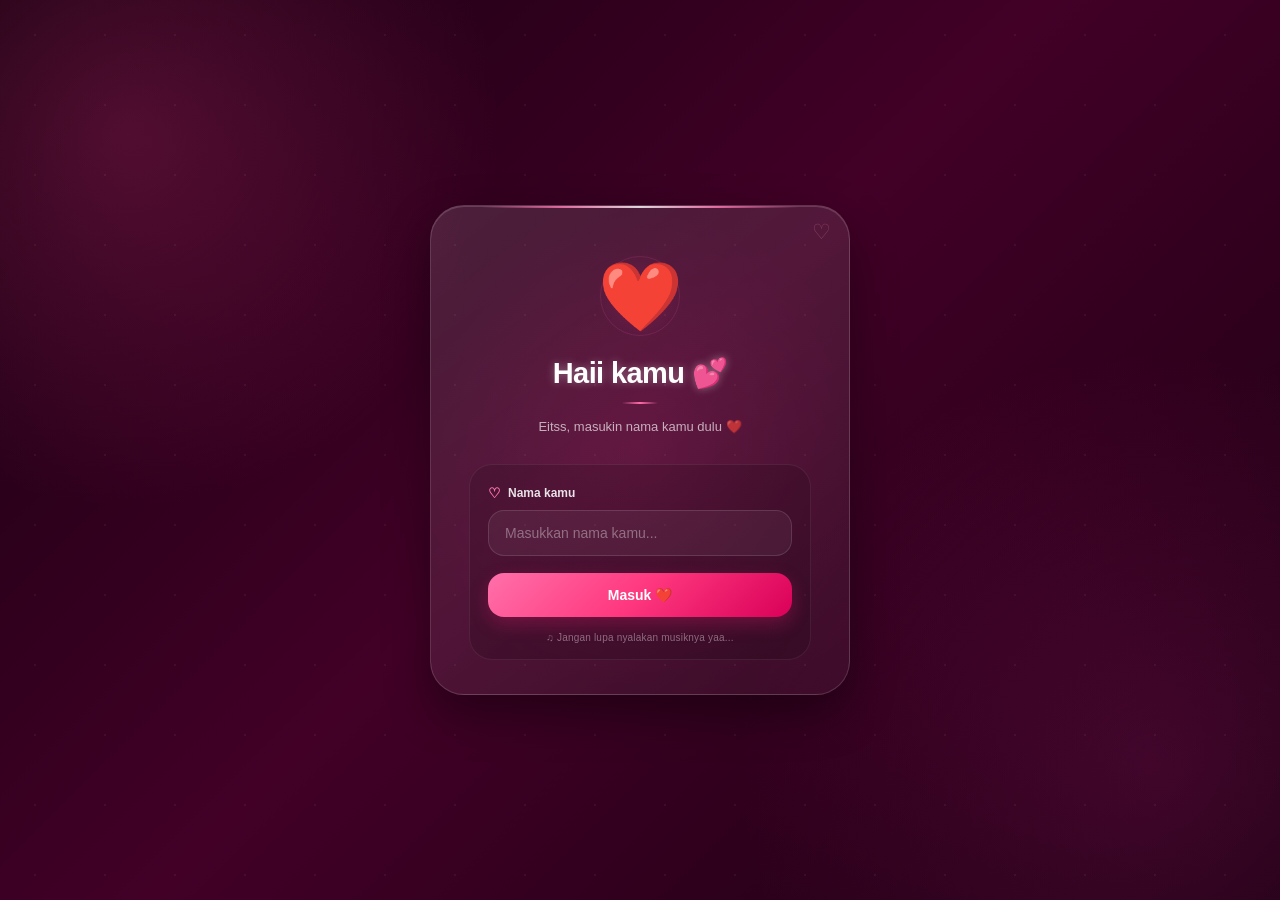
<file: index.html>
<!DOCTYPE html>
<html lang="id">

<head>
    <meta charset="UTF-8">
    <meta name="viewport" content="width=device-width, initial-scale=1.0">

    <title>for yaya ❤️</title>

    <style>
        * {
            margin: 0;
            padding: 0;
            box-sizing: border-box;
        }

        html,
        body {
            width: 100%;
            min-height: 100%;
        }

        body {
            min-height: 100vh;
            display: flex;
            align-items: center;
            justify-content: center;
            padding: 20px;
            position: relative;
            overflow: hidden;

            font-family: "DM Sans", Arial, sans-serif;

            background:
                radial-gradient(
                    circle at 10% 15%,
                    rgba(255, 60, 145, .22),
                    transparent 27%
                ),
                radial-gradient(
                    circle at 90% 85%,
                    rgba(190, 30, 130, .20),
                    transparent 30%
                ),
                linear-gradient(
                    135deg,
                    #16000f 0%,
                    #420027 48%,
                    #190010 100%
                );
        }

        body::before {
            content: "";

            position: absolute;
            inset: 0;

            background-image:
                radial-gradient(
                    circle,
                    rgba(255,255,255,.6) 1px,
                    transparent 1.5px
                );

            background-size: 70px 70px;

            opacity: .08;

            pointer-events: none;
        }

        body::after {
            content: "";

            position: absolute;

            width: 500px;
            height: 500px;

            border-radius: 50%;

            background:
                radial-gradient(
                    circle,
                    rgba(255, 35, 132, .10),
                    transparent 68%
                );

            pointer-events: none;
        }

        .heart {
            position: fixed;

            z-index: 1;

            color: #ff6ca8;

            font-size: 18px;

            opacity: 0;

            pointer-events: none;

            animation:
                float 10s linear infinite;
        }

        .heart:nth-of-type(1) {
            font-size: 14px;
        }

        .heart:nth-of-type(2) {
            font-size: 21px;
        }

        .heart:nth-of-type(3) {
            font-size: 16px;
        }

        .heart:nth-of-type(4) {
            font-size: 24px;
        }

        .heart:nth-of-type(5) {
            font-size: 17px;
        }

        .heart:nth-of-type(6) {
            font-size: 20px;
        }

        .heart:nth-of-type(7) {
            font-size: 15px;
        }

        @keyframes float {
            0% {
                transform:
                    translateY(110vh)
                    rotate(0deg)
                    scale(.7);

                opacity: 0;
            }

            15% {
                opacity: .5;
            }

            50% {
                transform:
                    translateY(45vh)
                    rotate(180deg)
                    scale(1);
            }

            85% {
                opacity: .4;
            }

            100% {
                transform:
                    translateY(-15vh)
                    rotate(360deg)
                    scale(.7);

                opacity: 0;
            }
        }

        .login-card {
            position: relative;

            z-index: 5;

            width: min(420px, 100%);

            padding: 46px 38px 34px;

            text-align: center;

            border:
                1px solid
                rgba(255,255,255,.15);

            border-radius: 34px;

            background:
                linear-gradient(
                    145deg,
                    rgba(255,255,255,.12),
                    rgba(255,255,255,.045)
                );

            box-shadow:
                0 18px 45px
                rgba(0,0,0,.4),

                inset 0 1px 0
                rgba(255,255,255,.15);

            overflow: hidden;

            animation:
                cardIn .6s
                ease-out;
        }

        .login-card::before {
            content: "";

            position: absolute;

            top: 0;
            left: 12%;

            width: 76%;
            height: 2px;

            background:
                linear-gradient(
                    90deg,
                    transparent,
                    rgba(255,120,180,.8),
                    rgba(255,255,255,.8),
                    rgba(255,120,180,.8),
                    transparent
                );

            pointer-events: none;
        }

        .login-card::after {
            content: "♡";

            position: absolute;

            top: 14px;
            right: 18px;

            color:
                rgba(255,140,190,.3);

            font-size: 21px;

            pointer-events: none;
        }

        @keyframes cardIn {
            from {
                opacity: 0;

                transform:
                    translateY(25px)
                    scale(.96);
            }

            to {
                opacity: 1;

                transform:
                    translateY(0)
                    scale(1);
            }
        }

        .heart-wrapper {
            position: relative;

            width: 88px;
            height: 88px;

            margin: 0 auto 16px;

            display: flex;

            align-items: center;

            justify-content: center;
        }

        .heart-wrapper::before {
            content: "";

            position: absolute;

            width: 90px;
            height: 90px;

            border-radius: 50%;

            background:
                radial-gradient(
                    circle,
                    rgba(255,60,145,.15),
                    transparent 68%
                );

            pointer-events: none;
        }

        .heart-wrapper::after {
            content: "";

            position: absolute;

            width: 78px;
            height: 78px;

            border-radius: 50%;

            border:
                1px solid
                rgba(255,110,175,.13);

            pointer-events: none;
        }

        .main-heart {
            position: relative;

            z-index: 2;

            display: block;

            font-size: 68px;

            line-height: 1;

            animation:
                heartbeat 2s ease-in-out infinite;
        }

        @keyframes heartbeat {
            0%,
            100% {
                transform: scale(1);
            }

            25% {
                transform: scale(1.05);
            }

            45% {
                transform: scale(1);
            }
        }

        h1 {
            color: white;

            font-size: 29px;

            font-weight: 700;

            letter-spacing: -.6px;

            margin-bottom: 8px;

            text-shadow:
                0 0 8px
                rgba(255,255,255,.35);
        }

        h1::after {
            content: "";

            display: block;

            width: 36px;
            height: 2px;

            margin: 12px auto 0;

            border-radius: 10px;

            background:
                linear-gradient(
                    90deg,
                    transparent,
                    #ff6ca8,
                    transparent
                );
        }

        .subtitle {
            color:
                rgba(255,255,255,.66);

            font-size: 13px;

            line-height: 1.7;

            margin-top: 12px;

            margin-bottom: 26px;
        }

        .login-card form {
            position: relative;

            z-index: 2;

            padding: 20px 18px 16px;

            border-radius: 23px;

            background:
                rgba(0,0,0,.12);

            border:
                1px solid
                rgba(255,255,255,.07);
        }

        .input-box {
            text-align: left;

            margin-bottom: 17px;
        }

        .input-box label {
            display: flex;

            align-items: center;

            gap: 7px;

            margin-bottom: 9px;

            color:
                rgba(255,255,255,.88);

            font-size: 12px;

            font-weight: 600;
        }

        .input-box label::before {
            content: "♡";

            color: #ff76ae;

            font-size: 14px;
        }

        input {
            width: 100%;

            padding: 14px 16px;

            border:
                1px solid
                rgba(255,255,255,.13);

            border-radius: 16px;

            outline: none;

            background:
                rgba(255,255,255,.05);

            color: white;

            font-family: inherit;

            font-size: 14px;

            transition:
                border-color .2s ease,
                background .2s ease;
        }

        input::placeholder {
            color:
                rgba(255,255,255,.36);
        }

        input:hover {
            border-color:
                rgba(255,255,255,.22);
        }

        input:focus {
            border-color:
                rgba(255,100,170,.7);

            background:
                rgba(255,255,255,.075);
        }

        button {
            position: relative;

            width: 100%;

            padding: 14px;

            border: none;

            border-radius: 16px;

            background:
                linear-gradient(
                    135deg,
                    #ff70aa,
                    #ff397f 48%,
                    #d90058
                );

            color: white;

            font-family: inherit;

            font-size: 14px;

            font-weight: 700;

            cursor: pointer;

            box-shadow:
                0 7px 18px
                rgba(255,30,120,.25);

            transition:
                transform .15s ease;
        }

        button:hover {
            transform:
                translateY(-1px);
        }

        button:active {
            transform:
                scale(.97);
        }

        .music-note {
            margin-top: 15px;

            color:
                rgba(255,255,255,.4);

            font-size: 10px;

            letter-spacing: .2px;
        }

        .error {
            display: none;

            margin-top: 11px;

            padding: 8px 10px;

            border-radius: 9px;

            color:
                #ffc0d7;

            background:
                rgba(255,70,140,.07);

            border:
                1px solid
                rgba(255,100,165,.1);

            font-size: 11px;
        }

        @media (max-width: 450px) {

            body {
                padding: 15px;
            }

            .login-card {
                width: 100%;

                padding: 38px 23px 29px;

                border-radius: 29px;
            }

            .heart-wrapper {
                width: 78px;
                height: 78px;

                margin-bottom: 13px;
            }

            .main-heart {
                font-size: 60px;
            }

            h1 {
                font-size: 25px;
            }

            .subtitle {
                font-size: 12px;

                margin-top: 10px;

                margin-bottom: 23px;
            }

            .login-card form {
                padding: 18px 15px 15px;

                border-radius: 20px;
            }

            input {
                padding: 13px 14px;
            }

            button {
                padding: 13px;
            }

            .music-note {
                font-size: 9px;
            }

            .heart:nth-of-type(1),
            .heart:nth-of-type(3),
            .heart:nth-of-type(5),
            .heart:nth-of-type(7) {
                display: none;
            }
        }

        @media (max-height: 650px) {

            .login-card {
                padding-top: 25px;
                padding-bottom: 23px;
            }

            .heart-wrapper {
                width: 68px;
                height: 68px;

                margin-bottom: 7px;
            }

            .main-heart {
                font-size: 50px;
            }

            h1 {
                font-size: 23px;
            }

            h1::after {
                margin-top: 8px;
            }

            .subtitle {
                margin-top: 7px;
                margin-bottom: 16px;
            }

            .input-box {
                margin-bottom: 12px;
            }

            input {
                padding: 11px 13px;
            }

            button {
                padding: 11px;
            }

            .music-note {
                margin-top: 9px;
            }
        }

        @media (prefers-reduced-motion: reduce) {

            .heart,
            .main-heart,
            .login-card {
                animation: none;
            }
        }
    </style>
</head>

<body>

    <span class="heart" style="left:8%; animation-delay:0s;">♥</span>
    <span class="heart" style="left:20%; animation-delay:2s;">♥</span>
    <span class="heart" style="left:35%; animation-delay:4s;">♥</span>
    <span class="heart" style="left:50%; animation-delay:1s;">♥</span>
    <span class="heart" style="left:65%; animation-delay:3s;">♥</span>
    <span class="heart" style="left:80%; animation-delay:5s;">♥</span>
    <span class="heart" style="left:92%; animation-delay:2s;">♥</span>

    <div class="login-card">

        <div class="heart-wrapper">

            <span class="main-heart">
                ❤️
            </span>

        </div>

        <h1>
            Haii kamu 💕
        </h1>

        <div class="subtitle">
            Eitss, masukin nama kamu dulu ❤️
        </div>

        <form id="loginForm">

            <div class="input-box">

                <label for="nama">
                    Nama kamu
                </label>

                <input
                    type="text"
                    id="nama"
                    placeholder="Masukkan nama kamu..."
                    autocomplete="off"
                    maxlength="30"
                >

            </div>

            <button type="submit">
                Masuk ❤️
            </button>

            <div class="music-note">
                ♫ Jangan lupa nyalakan musiknya yaa...
            </div>

            <div
                class="error"
                id="error"
            >
                Isi nama kamu dulu yaa 💕
            </div>

        </form>

    </div>

    <script>
        const form =
            document.getElementById(
                "loginForm"
            );

        const namaInput =
            document.getElementById(
                "nama"
            );

        const error =
            document.getElementById(
                "error"
            );

        form.addEventListener(
            "submit",
            function(event) {

                event.preventDefault();

                const nama =
                    namaInput.value.trim();

                if (!nama) {

                    error.style.display =
                        "block";

                    namaInput.focus();

                    return;

                }

                localStorage.setItem(
                    "namaPacar",
                    nama
                );

                localStorage.setItem(
                    "playMusic",
                    "true"
                );

                localStorage.setItem(
                    "musicTime",
                    "0"
                );

                window.location.href =
                    "home.html";

            }
        );
    </script>

</body>

</html>
</file>
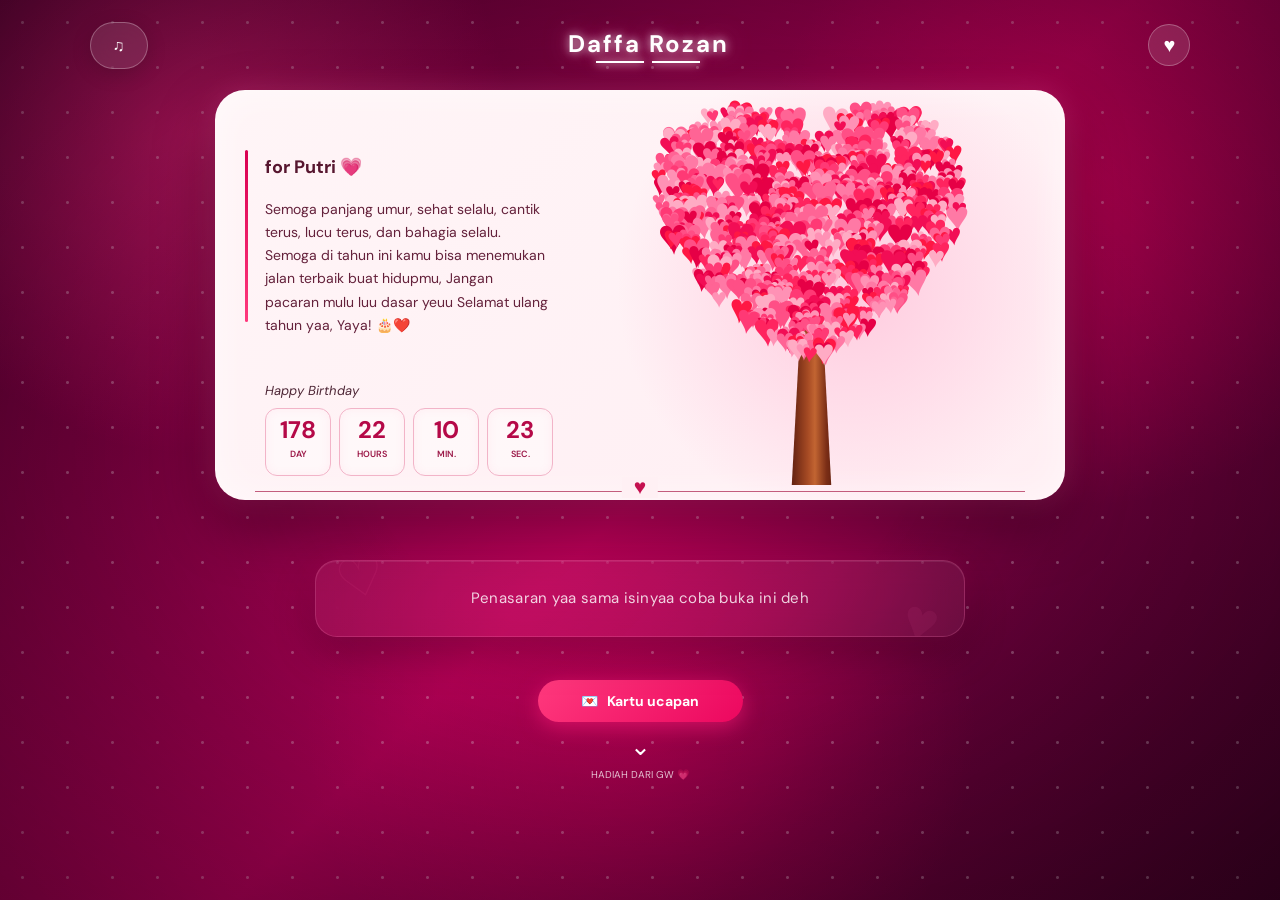
<file: home.html>
<!DOCTYPE html>
    <html lang="id">
    <head>
        <meta charset="UTF-8">
        <meta name="viewport" content="width=device-width, initial-scale=1.0">

        <title>For You ❤️</title>

        <link rel="preconnect" href="https://fonts.googleapis.com">
        <link rel="preconnect" href="https://fonts.gstatic.com" crossorigin>
        <link href="https://fonts.googleapis.com/css2?family=DM+Sans:wght@400;500;600;700&family=Dancing+Script:wght@500;600;700&display=swap" rel="stylesheet">

        <link rel="stylesheet" href="css.css">

        <style>
            .popup {
                position: fixed;
                inset: 0;
                display: flex;
                align-items: center;
                justify-content: center;
                padding: 20px;
                background:
                    radial-gradient(
                        circle at 50% 50%,
                        rgba(255, 45, 130, .15),
                        transparent 45%
                    ),
                    rgba(15, 0, 10, .78);
                backdrop-filter: blur(10px);
                opacity: 0;
                visibility: hidden;
                transition: .4s ease;
                z-index: 9999;
            }

            .popup.active {
                opacity: 1;
                visibility: visible;
            }

            .popup-content {
                position: relative;
                width: min(440px, 100%);
                padding: 42px 35px 32px;
                text-align: center;
                border-radius: 32px;
                background:
                    linear-gradient(
                        145deg,
                        rgba(100, 0, 55, .96),
                        rgba(35, 0, 25, .98)
                    );
                border: 1px solid rgba(255, 140, 190, .25);
                box-shadow:
                    0 35px 100px rgba(0, 0, 0, .65),
                    0 0 50px rgba(255, 40, 140, .18),
                    inset 0 1px 0 rgba(255,255,255,.12);
                transform: translateY(30px) scale(.88);
                transition: .5s cubic-bezier(.17,.67,.35,1.25);
                overflow: hidden;
                z-index: 10;
            }

            .popup.active .popup-content {
                transform: translateY(0) scale(1);
            }

            .popup-content::before {
                content: "";
                position: absolute;
                width: 180px;
                height: 180px;
                top: -90px;
                left: 50%;
                transform: translateX(-50%);
                background: rgba(255, 50, 140, .22);
                border-radius: 50%;
                filter: blur(45px);
                pointer-events: none;
            }

            .popup-content::after {
                content: "♡  ✦  ♡";
                position: absolute;
                top: 18px;
                left: 0;
                right: 0;
                color: rgba(255, 150, 195, .35);
                font-size: 12px;
                letter-spacing: 8px;
                pointer-events: none;
            }

            .popup .close {
                position: absolute;
                top: 15px;
                right: 17px;
                width: 35px;
                height: 35px;
                padding: 0;
                display: flex;
                align-items: center;
                justify-content: center;
                border-radius: 50%;
                border: 1px solid rgba(255,255,255,.15);
                background: rgba(255,255,255,.08);
                color: rgba(255,255,255,.75);
                font-size: 23px;
                line-height: 1;
                box-shadow: none;
                transition: .3s;
                z-index: 5;
            }

            .popup .close:hover {
                transform: rotate(90deg);
                background: rgba(255,80,150,.2);
                color: white;
            }

            .big-heart {
                position: relative;
                display: inline-flex;
                align-items: center;
                justify-content: center;
                width: 90px;
                height: 90px;
                margin: 5px auto 15px;
                font-size: 50px;
                border-radius: 50%;
                background:
                    radial-gradient(
                        circle,
                        rgba(255,80,160,.22),
                        rgba(255,80,160,.05)
                    );
                box-shadow:
                    0 0 30px rgba(255,50,140,.25);
                animation:
                    popupHeart 1.8s ease-in-out infinite;
            }

            @keyframes popupHeart {
                0%, 100% {
                    transform: scale(1);
                }

                50% {
                    transform: scale(1.08);
                }
            }

            .popup-content h2 {
                margin: 0;
                color: white;
                font-family: "Dancing Script", cursive;
                font-size: 36px;
                font-weight: 700;
                text-shadow:
                    0 0 12px rgba(255,255,255,.35),
                    0 0 25px rgba(255,60,150,.5);
            }

            .popup-text {
                margin: 12px auto 25px;
                max-width: 330px;
                color: rgba(255,255,255,.68);
                font-size: 13px;
                line-height: 1.8;
            }

            .memory-preview {
                position: relative;
                display: flex;
                align-items: center;
                gap: 15px;
                padding: 16px 18px;
                margin: 0 auto 20px;
                width: 100%;
                text-align: left;
                border-radius: 20px;
                background:
                    linear-gradient(
                        135deg,
                        rgba(255,100,165,.13),
                        rgba(255,255,255,.035)
                    );
                border: 1px solid rgba(255,130,180,.16);
                box-shadow:
                    inset 0 1px 0 rgba(255,255,255,.06);
                transition: .3s;
            }

            .memory-preview:hover {
                transform: translateY(-2px);
                border-color: rgba(255,130,180,.3);
                background: rgba(255,80,150,.12);
            }

            .memory-preview > span {
                display: flex;
                align-items: center;
                justify-content: center;
                width: 48px;
                height: 48px;
                flex-shrink: 0;
                border-radius: 14px;
                background: rgba(255,80,150,.12);
                font-size: 24px;
                box-shadow:
                    0 0 18px rgba(255,50,140,.15);
            }

            .memory-preview div {
                display: flex;
                flex-direction: column;
                gap: 4px;
            }

            .memory-preview strong {
                color: white;
                font-size: 14px;
            }

            .memory-preview small {
                color: rgba(255,255,255,.48);
                font-size: 11px;
            }

            .memory-btn {
                position: relative;
                width: 100%;
                padding: 15px 20px;
                border: 1px solid rgba(255,180,210,.2);
                border-radius: 30px;
                background:
                    linear-gradient(
                        135deg,
                        #ff5798,
                        #e80060
                    );
                color: white;
                font-family: inherit;
                font-size: 13px;
                font-weight: 700;
                cursor: pointer;
                box-shadow:
                    0 10px 30px rgba(255,30,120,.35);
                transition: .3s;
                overflow: hidden;
            }

            .memory-btn::before {
                content: "";
                position: absolute;
                top: 0;
                left: -100%;
                width: 70%;
                height: 100%;
                background:
                    linear-gradient(
                        90deg,
                        transparent,
                        rgba(255,255,255,.25),
                        transparent
                    );
                transform: skewX(-20deg);
                transition: .6s;
            }

            .memory-btn:hover::before {
                left: 130%;
            }

            .memory-btn:hover {
                transform: translateY(-3px);
                box-shadow:
                    0 15px 35px rgba(255,30,120,.5);
            }

            .memory-btn:active {
                transform: scale(.97);
            }

            .popup-content h3 {
                margin-top: 20px;
                color: rgba(255,150,195,.75);
                font-family: "Dancing Script", cursive;
                font-size: 20px;
                font-weight: 500;
            }

            .popup-photo {
                position: absolute;
                z-index: 5;
                opacity: 0;
                pointer-events: none;
                transition:
                    opacity .7s ease,
                    transform .7s cubic-bezier(.2,.8,.2,1);
            }

            .popup.active .popup-photo {
                opacity: 1;
            }

            .popup-photo img {
                display: block;
                width: 100%;
                height: 100%;
                object-fit: cover;
            }

            .polaroid {
                width: 125px;
                padding: 8px 8px 30px;
                background: white;
                border-radius: 4px;
                box-shadow:
                    0 15px 35px rgba(0,0,0,.35);
            }

            .polaroid img {
                width: 109px;
                height: 125px;
            }

            .polaroid span {
                position: absolute;
                bottom: 7px;
                left: 0;
                width: 100%;
                text-align: center;
                color: #6e4053;
                font-family: "Dancing Script", cursive;
                font-size: 14px;
            }

            .heart-photo {
                width: 135px;
                height: 135px;
                background: #ff72a7;
                clip-path: polygon(
                    50% 100%,
                    43% 93%,
                    35% 86%,
                    25% 76%,
                    15% 65%,
                    7% 54%,
                    3% 43%,
                    4% 32%,
                    10% 22%,
                    20% 15%,
                    31% 13%,
                    40% 17%,
                    50% 27%,
                    60% 17%,
                    69% 13%,
                    80% 15%,
                    90% 22%,
                    96% 32%,
                    97% 43%,
                    93% 54%,
                    85% 65%,
                    75% 76%,
                    65% 86%,
                    57% 93%
                );
                padding: 5px;
                box-shadow:
                    0 15px 35px rgba(0,0,0,.3);
            }

            .heart-photo img {
                width: 125px;
                height: 125px;
                clip-path: polygon(
                    50% 100%,
                    43% 93%,
                    35% 86%,
                    25% 76%,
                    15% 65%,
                    7% 54%,
                    3% 43%,
                    4% 32%,
                    10% 22%,
                    20% 15%,
                    31% 13%,
                    40% 17%,
                    50% 27%,
                    60% 17%,
                    69% 13%,
                    80% 15%,
                    90% 22%,
                    96% 32%,
                    97% 43%,
                    93% 54%,
                    85% 65%,
                    75% 76%,
                    65% 86%,
                    57% 93%
                );
            }

            .photo-left-1 {
                left: calc(50% - 355px);
                top: 18%;
                transform:
                    rotate(-10deg)
                    translateX(-30px);
            }

            .photo-left-2 {
                left: calc(50% - 365px);
                top: 43%;
                transform:
                    rotate(-8deg)
                    translateX(-35px);
            }

            .photo-left-3 {
                left: calc(50% - 345px);
                bottom: 12%;
                transform:
                    rotate(7deg)
                    translateX(-25px);
            }

            .photo-right-1 {
                right: calc(50% - 365px);
                top: 16%;
                transform:
                    rotate(8deg)
                    translateX(30px);
            }

            .photo-right-2 {
                right: calc(50% - 350px);
                top: 43%;
                transform:
                    rotate(9deg)
                    translateX(35px);
            }

            .photo-right-3 {
                right: calc(50% - 365px);
                bottom: 10%;
                transform:
                    rotate(-7deg)
                    translateX(30px);
            }

            .popup.active .photo-left-1 {
                transform:
                    rotate(-10deg)
                    translateX(0)
                    translateY(-5px);
            }

            .popup.active .photo-left-2 {
                transform:
                    rotate(-8deg)
                    translateX(0)
                    translateY(5px);
            }

            .popup.active .photo-left-3 {
                transform:
                    rotate(7deg)
                    translateX(0)
                    translateY(-5px);
            }

            .popup.active .photo-right-1 {
                transform:
                    rotate(8deg)
                    translateX(0)
                    translateY(-5px);
            }

            .popup.active .photo-right-2 {
                transform:
                    rotate(9deg)
                    translateX(0)
                    translateY(5px);
            }

            .popup.active .photo-right-3 {
                transform:
                    rotate(-7deg)
                    translateX(0)
                    translateY(-5px);
            }

     @media (max-width: 480px) {
    .popup-photo {
        display: block;
        z-index: 11;
    }

    .popup-content {
        width: 78vw;
        max-width: 310px;
        min-height: auto;
        padding: 42px 18px 24px;
    }

    .popup-content h2 {
        font-size: 28px;
    }

    .popup-content h2 strong {
        font-size: 36px;
    }

    .popup-text {
        font-size: 12px;
        line-height: 1.6;
    }

    .polaroid {
        width: 68px;
        padding: 5px 5px 18px;
        border-radius: 3px;
    }

    .polaroid img {
        width: 58px;
        height: 65px;
    }

    .polaroid span {
        font-size: 7px;
    }

    .heart-photo {
        width: 72px;
        height: 72px;
        padding: 3px;
    }

    .heart-photo img {
        width: 66px;
        height: 66px;
    }

    .photo-left-1 {
    left: 18px;
    top: 12%;
    transform: rotate(-10deg);
        }

        .photo-left-2 {
            left: 14px;
            top: 43%;
            transform: rotate(-8deg);
        }

        .photo-left-3 {
            left: 18px;
            bottom: 12%;
            transform: rotate(8deg);
        }

        .photo-right-1 {
            right: 18px;
            top: 12%;
            transform: rotate(10deg);
        }

        .photo-right-2 {
            right: 14px;
            top: 43%;
            transform: rotate(8deg);
        }

        .photo-right-3 {
            right: 18px;
            bottom: 12%;
            transform: rotate(-8deg);
        }
     }
        </style>
    </head>

    <body>

        <div class="background-hearts"></div>
        <div class="sparkles"></div>

        <header>
            <button class="music-btn" onclick="toggleMusic()">
                ♫ <span></span>
            </button>

            <div class="logo">
                <h1>Daffa Rozan</h1>
                <div class="logo-line">
                    <i></i>
                    <i></i>
                </div>
            </div>

            <button class="heart-btn">♥</button>
        </header>

        <main>

            <section class="card">

                <div class="text-content">

                    <div class="line"></div>

                    <h2>
                        for Putri 
                        <span>💗</span>
                    </h2>

                    <p>
                        Semoga panjang umur, sehat selalu,
                        cantik terus, lucu terus, dan bahagia selalu.

                        Semoga di tahun ini kamu bisa menemukan
                        jalan terbaik buat hidupmu,
                        Jangan pacaran mulu luu dasar yeuu
                        Selamat ulang tahun yaa, Yaya! 🎂❤️
                    </p>

                </div>

                <div class="tree-area">

                    <div class="tree">

                        <div class="trunk"></div>

                        <div class="love-leaves"></div>

                    </div>

                </div>

                <div class="countdown">

                    <p>Happy Birthday</p>

                    <div class="time-boxes">

                        <div class="time-box">
                            <strong id="days">00</strong>
                            <span>DAY</span>
                        </div>

                        <div class="time-box">
                            <strong id="hours">00</strong>
                            <span>HOURS</span>
                        </div>

                        <div class="time-box">
                            <strong id="minutes">00</strong>
                            <span>MIN.</span>
                        </div>

                        <div class="time-box">
                            <strong id="seconds">00</strong>
                            <span>SEC.</span>
                        </div>

                    </div>

                </div>

                <div class="bottom-line">
                    <span>♥</span>
                </div>

            </section>

            <section class="message-section">

                <div class="message-box">

                    <p>
                        Penasaran yaa sama isinyaa coba buka ini deh
                    </p>

                </div>

                <button class="gift-btn" onclick="openGift()">
                    💌 &nbsp; Kartu ucapan
                </button>

                <div class="down-arrow">
                    ⌄
                </div>

                <p class="footer-text">
                    HADIAH DARI GW 💗
                </p>

            </section>

        </main>

        <div class="popup" id="popup">

            <div class="popup-photo polaroid photo-left-1">
                <img src="poto1.jpeg">
                <span>memory 💕</span>
            </div>

            <div class="popup-photo polaroid photo-left-2">
                <img src="poto3.jpeg">
                <span>our story 💗</span>
            </div>

            <div class="popup-photo heart-photo photo-left-3">
                <img src="poto2.jpeg">
            </div>

            <div class="popup-photo polaroid photo-right-1">
                <img src="poto4.jpeg">
                <span>sweet moment 💕</span>
            </div>

            <div class="popup-photo heart-photo photo-right-2">
                <img src="poto5.jpeg">
            </div>

            <div class="popup-photo polaroid photo-right-3">
                <img src="poto6.jpeg">
                <span>keep strong 💗</span>
            </div>

            <div class="popup-content">

                <button class="close" onclick="closeGift()">×</button>

                <div class="big-heart">
                    💗
                </div>

                <h2>Happy Birthday! 🎂</h2>

               <p class="popup-text">
                    Udah tambah tua aja nih bocil <br>
                    Gw siapin sedikit sesuatu buat lu.
                    Nggak seberapa sih,
                    <br>
                    tapi semoga lu suka 💕
                </p>

                <div class="memory-preview">

                    <span>📸</span>

                    <div>
                        <strong>Kenang-kenangan</strong>

                        <small>
                            Sedikit alur cerita duo anomali bertemu
                        </small>
                    </div>

                </div>

                <button
                    class="memory-btn"
                    onclick="window.location.href='kenangan.html'"
                >
                    💌 &nbsp; Buka isinya
                </button>

                <h3>
                    keep strong yaya 💕
                </h3>

            </div>

        </div>

        <audio id="music" loop>
            <source src="song.mp3" type="audio/mpeg">
        </audio>

        <script src="js.js"></script>

        <script>
            function openGift() {
                document.getElementById("popup").classList.add("active");
            }

            function closeGift() {
                document.getElementById("popup").classList.remove("active");
            }
        </script>

    </body>
    </html>
</file>
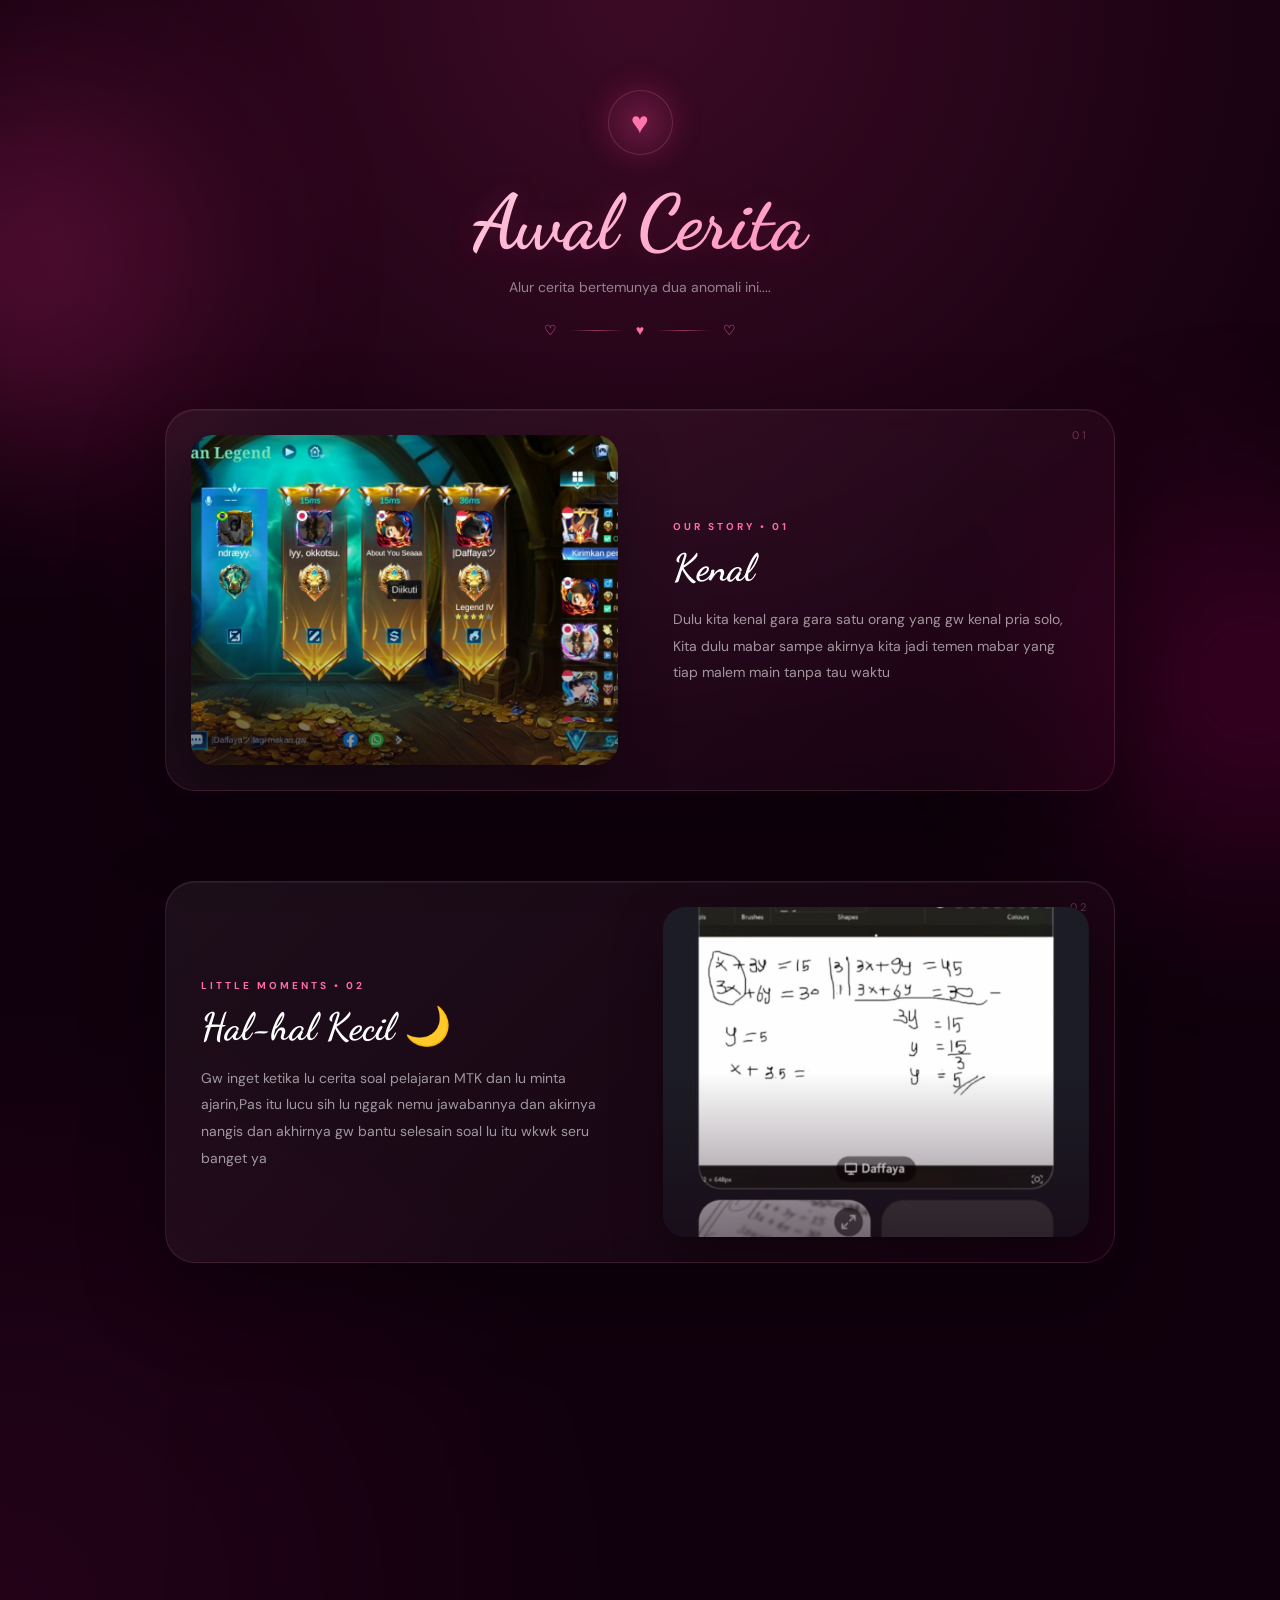
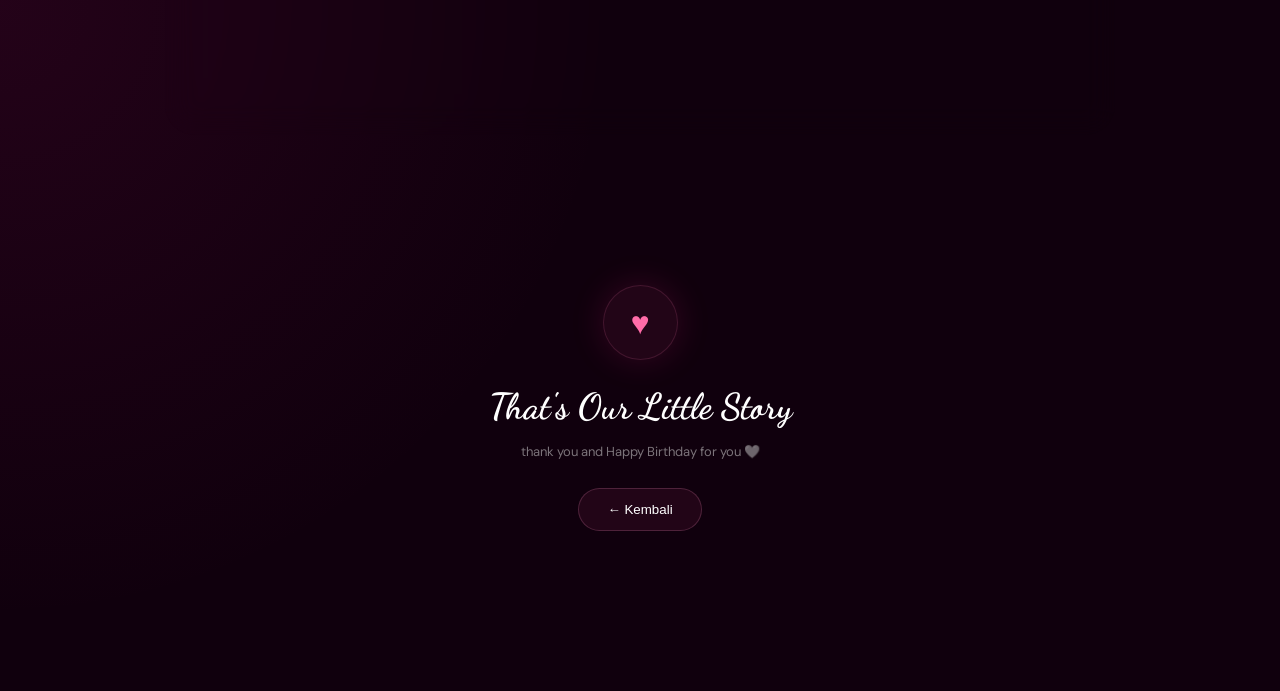
<file: kenangan.html>
<!DOCTYPE html>
<html lang="id">
<head>
    <meta charset="UTF-8">
    <meta name="viewport" content="width=device-width, initial-scale=1.0">

    <title>Memories💗</title>

    <link rel="preconnect" href="https://fonts.googleapis.com">
    <link rel="preconnect" href="https://fonts.gstatic.com" crossorigin>

    <link href="https://fonts.googleapis.com/css2?family=DM+Sans:wght@400;500;600;700&family=Dancing+Script:wght@500;600;700&display=swap" rel="stylesheet">

    <link rel="stylesheet" href="kenangan.css">
</head>

<body>

    <!-- BACKGROUND LOVE -->
    <div class="floating-hearts"></div>

    <!-- GLOW -->
    <div class="bg-glow glow-1"></div>
    <div class="bg-glow glow-2"></div>

    <!-- HEADER -->
    <header class="memory-header">

        <div class="mini-heart">♥</div>

        <h1>Awal Cerita</h1>

        <p>
            Alur cerita bertemunya dua anomali ini....
        </p>

        <div class="header-line">
            <span>♡</span>
            <i></i>
            <span>♥</span>
            <i></i>
            <span>♡</span>
        </div>

    </header>


    <!-- CONTENT -->
    <main class="memory-container">

        <!-- CARD 1 -->
        <article class="memory-card">

            <div class="memory-number">01</div>

            <div class="memory-image">
                <img src="foto1.jpeg" alt="Kenangan pertama">
                <div class="image-overlay"></div>
            </div>

            <div class="memory-content">

                <span class="memory-date">OUR STORY • 01</span>

                <h2>Kenal</h2>

                <p>
                   Dulu kita kenal gara gara satu orang yang gw kenal pria solo,
                   Kita dulu mabar sampe akirnya kita jadi temen mabar yang tiap malem 
                   main tanpa tau waktu 
                </p>

            </div>

        </article>


        <!-- CARD 2 -->
        <article class="memory-card reverse">

            <div class="memory-number">02</div>

            <div class="memory-image">
                <img src="foto2.jpeg" alt="Kenangan bersama">
                <div class="image-overlay"></div>
            </div>

            <div class="memory-content">

                <span class="memory-date">LITTLE MOMENTS • 02</span>

                <h2>Hal-hal Kecil 🌙</h2>

                <p>
                   Gw inget ketika lu cerita soal pelajaran MTK 
                   dan lu minta ajarin,Pas itu lucu sih lu nggak nemu jawabannya dan akirnya nangis
                   dan akhirnya gw bantu selesain soal lu itu wkwk seru banget ya
                </p>

            </div>

        </article>


        <!-- CARD 3 -->
        <article class="memory-card">

            <div class="memory-number">03</div>

            <div class="memory-image">
                <img src="foto3.jpeg" alt="Kenangan hari ini">
                <div class="image-overlay"></div>
            </div>

            <div class="memory-content">

                <span class="memory-date">ENDING • 03</span>

                <h2>Sudah akrab</h2>

                <p>
                    Dari awalnya yang malu - malu 😭,
                    Sekarang jadi malu - maluin wkwk..,hhh.. seneng gw punya temen yang udah ku anggep adik sendiri,
                    Lu dengan segala cerita dan kerandoman lu itu bikin rasanya seru bgt "asal nggak nangis aja" wkwkwk

                </p>

            </div>

        </article>


        <!-- END -->
        <section class="memory-end">

            <div class="end-heart">♥</div>

            <h2>That's Our Little Story</h2>

            <p>
                thank you and Happy Birthday for you 🤍
            </p>

            <button onclick="window.location.href='home.html'">
                ← Kembali
            </button>

        </section>

    </main>

    <audio id="music" loop>
        <source src="song.mp3" type="audio/mpeg">
    </audio>

    <script>
    const music = document.getElementById("music");

    window.addEventListener("load", () => {
        const savedTime = localStorage.getItem("musicTime");

        if (savedTime) {
            music.currentTime = parseFloat(savedTime);
        }

        music.volume = 0.5;

        music.play().catch(() => {
            console.log("Autoplay diblokir browser.");
        });
    });
    </script>

    <script src="kenangan.js"></script>
   

</body>
</html>
</file>
<file: css.css>
/* ========================================
   RESET
======================================== */

* {
    margin: 0;
    padding: 0;
    box-sizing: border-box;
}


:root {

    --pink: #ff176b;
    --pink-light: #ff5c9a;
    --pink-soft: #ff9fc3;
    --pink-dark: #8d004e;

    --red: #e60046;

    --cream: #fff4f7;
    --cream-dark: #ffe7ef;

    --text-dark: #52152e;
    --text-pink: #c51150;
}


html {
    scroll-behavior: smooth;
}


body {

    min-height: 100vh;

    overflow-x: hidden;

    font-family:
        "DM Sans",
        sans-serif;

    color: white;

    position: relative;

    background:

        radial-gradient(
            circle at 15% 15%,
            rgba(255, 40, 130, .55),
            transparent 24%
        ),

        radial-gradient(
            circle at 85% 20%,
            rgba(255, 0, 100, .40),
            transparent 25%
        ),

        radial-gradient(
            circle at 50% 80%,
            rgba(255, 0, 100, .30),
            transparent 35%
        ),

        linear-gradient(
            135deg,
            #4b002d 0%,
            #78003e 25%,
            #ad0055 52%,
            #650038 75%,
            #350020 100%
        );
}


/* ========================================
   STARS
======================================== */

body::before {

    content: "";

    position: fixed;

    inset: 0;

    pointer-events: none;

    background-image:

        radial-gradient(
            circle,
            rgba(255,255,255,.9) 1px,
            transparent 2px
        );

    background-size:
        45px 45px;

    opacity: .30;

    animation:
        starsMove 15s linear infinite;

    z-index: 0;
}


body::after {

    content: "";

    position: fixed;

    inset: 0;

    pointer-events: none;

    background:

        radial-gradient(
            ellipse at center,
            transparent 30%,
            rgba(25,0,15,.42) 100%
        );

    z-index: 1;
}


@keyframes starsMove {

    from {
        transform:
            translateY(0);
    }

    to {
        transform:
            translateY(45px);
    }
}


/* ========================================
   HEADER
======================================== */

header {

    width: 100%;

    min-height: 90px;

    padding:
        20px 7%;

    display: flex;

    align-items: center;

    justify-content: space-between;

    position: relative;

    z-index: 20;
}


/* ========================================
   MUSIC
======================================== */

.music-btn {

    padding:
        12px 22px;

    border:
        1px solid
        rgba(255,255,255,.28);

    border-radius: 30px;

    background:
        rgba(255,255,255,.10);

    backdrop-filter:
        blur(12px);

    color: white;

    font-family: inherit;

    font-size: 16px;

    cursor: pointer;

    transition:
        .3s ease;

    box-shadow:
        0 5px 20px
        rgba(0,0,0,.15);
}


.music-btn:hover {

    background:
        rgba(255,255,255,.20);

    transform:
        translateY(-2px);
}


.music-btn.playing {

    box-shadow:
        0 0 20px
        rgba(255,70,150,.8);

    animation:
        musicPulse 1.2s
        ease-in-out infinite;
}


@keyframes musicPulse {

    0%,
    100% {
        box-shadow:
            0 0 10px
            rgba(255,70,150,.5);
    }

    50% {
        box-shadow:
            0 0 25px
            rgba(255,70,150,1);
    }
}


@media (max-width: 600px) {

    .music-btn {

        padding:
            11px 18px;

        font-size: 16px;
    }
}


.heart-btn {

    width: 42px;
    height: 42px;

    border:
        1px solid
        rgba(255,255,255,.28);

    border-radius: 50%;

    background:
        rgba(255,255,255,.12);

    backdrop-filter:
        blur(12px);

    color: white;

    font-size: 20px;

    cursor: pointer;

    transition:
        .3s ease;
}


.heart-btn:hover {

    transform:
        scale(1.1);

    background:
        rgba(255,255,255,.22);
}


/* ========================================
   LOGO
======================================== */

.logo {

    text-align: center;
}


.logo h1 {

    font-size: 24px;

    letter-spacing: 2px;

    font-weight: 700;

    text-shadow:

        0 0 10px
        rgba(255,255,255,.8),

        0 0 25px
        rgba(255,80,160,.6);
}


.logo-line {

    display: flex;

    align-items: center;

    justify-content: center;

    gap: 8px;

    margin-top: 2px;
}


.logo-line i {

    width: 48px;

    height: 2px;

    display: block;

    background: white;

    box-shadow:

        0 0 8px white,

        0 0 15px
        #ff5c9a;
}


/* ========================================
   MAIN
======================================== */

main {

    width: 100%;

    max-width: 850px;

    margin:
        0 auto;

    padding:
        0 0 50px;

    position: relative;

    z-index: 10;
}


/* ========================================
   CARD
======================================== */

.card {

    position: relative;

    width: 100%;

    height: 410px;

    overflow: hidden;

    border-radius: 30px;

    background:

        radial-gradient(
            circle at 75% 48%,
            rgba(255,190,215,.75),
            transparent 35%
        ),

        linear-gradient(
            135deg,
            #fff5f7,
            #ffeef3
        );

    color:
        var(--text-dark);

    box-shadow:

        0 25px 60px
        rgba(0,0,0,.35),

        0 0 30px
        rgba(255,80,160,.3),

        inset 0 0 40px
        rgba(255,255,255,.6);

    animation:
        cardIn 1s
        cubic-bezier(.2,.7,.3,1);
}


@keyframes cardIn {

    from {

        opacity: 0;

        transform:
            translateY(35px)
            scale(.97);
    }

    to {

        opacity: 1;

        transform:
            translateY(0)
            scale(1);
    }
}


/* ========================================
   TEXT
======================================== */

.text-content {

    position: absolute;

    left: 50px;

    top: 65px;

    width: 38%;

    z-index: 10;
}


.text-content .line {

    position: absolute;

    left: -20px;

    top: -5px;

    width: 3px;

    height: 172px;

    border-radius: 10px;

    background:

        linear-gradient(
            to bottom,
            #d90051,
            #ff397d
        );
}


.text-content h2 {

    margin-bottom: 18px;

    font-size: 18px;

    line-height: 1.4;

    font-weight: 700;

    color:
        #57162f;
}


.text-content h2 span {

    display: inline-block;

    animation:
        heartBeat 1.4s
        ease-in-out infinite;
}


@keyframes heartBeat {

    0%,
    100% {
        transform:
            scale(1);
    }

    50% {
        transform:
            scale(1.25);
    }
}


.text-content p {

    max-width: 285px;

    font-size: 14px;

    line-height: 1.65;

    color:
        #64213b;
}


/* ========================================
   TREE AREA
======================================== */

.tree-area {

    position: absolute;

    right: -10px;

    bottom: 15px;

    width: 62%;

    height: 380px;

    z-index: 4;
}


.tree {

    position: absolute;

    left: 50%;

    bottom: 0;

    width: 430px;

    height: 390px;

    transform:
        translateX(-50%);
}


/* ========================================
   TRUNK
======================================== */

.trunk {

    position: absolute;

    left: 50%;

    bottom: 0;

    width: 58px;

    height: 205px;

    transform:
        translateX(-50%)
        scaleY(0);

    transform-origin:
        bottom;

    background:

        linear-gradient(
            90deg,
            #481307 0%,
            #6e2814 20%,
            #a74b24 43%,
            #c26532 55%,
            #7b2e16 75%,
            #461207 100%
        );

    clip-path:
        polygon(
            35% 0,
            65% 0,
            84% 100%,
            16% 100%
        );

    filter:
        drop-shadow(
            0 4px 4px
            rgba(70,0,0,.25)
        );

    animation:
        trunkGrow 1.5s
        ease-out forwards;
}


@keyframes trunkGrow {

    to {

        transform:
            translateX(-50%)
            scaleY(1);
    }
}


/* ========================================
   LOVE LEAVES
======================================== */

.love-leaves {
    position: absolute;
    left: 50%;
    top: 0;

    width: 430px;
    height: 310px;

    transform: translateX(-50%);

    pointer-events: none;

    z-index: 5;
}


/* ========================================
   LOVE / DAUN
======================================== */

.love {
    position: absolute;

    display: block;

    line-height: 1;

    opacity: 0;

    user-select: none;

    pointer-events: none;

    transform:
        translate(-50%, -50%)
        translateY(-35px)
        rotate(var(--rotation))
        scale(.65);
}

.love.alive {
    animation:
        leafAppear
        1.15s
        cubic-bezier(.22, 1, .36, 1)
        forwards;
}

@keyframes leafAppear {

    0% {
        opacity: 0;

        transform:
            translate(-50%, -50%)
            translateY(-35px)
            rotate(var(--rotation))
            scale(.65);
    }

    45% {
        opacity: .75;

        transform:
            translate(-50%, -50%)
            translateY(6px)
            rotate(var(--rotation))
            scale(1.08);
    }

    70% {
        opacity: .95;

        transform:
            translate(-50%, -50%)
            translateY(-2px)
            rotate(var(--rotation))
            scale(.96);
    }

    100% {
        opacity: 1;

        transform:
            translate(-50%, -50%)
            translateY(0)
            rotate(var(--rotation))
            scale(var(--scale));
    }
}


/* ========================================
   COUNTDOWN
======================================== */

.countdown {

    position: absolute;

    left: 50px;

    bottom: 24px;

    z-index: 20;
}


.countdown > p {

    margin-bottom: 9px;

    font-size: 13px;

    font-style: italic;

    color:
        #4d2535;
}


.time-boxes {

    display: flex;

    gap: 8px;
}


.time-box {

    width: 66px;

    min-height: 68px;

    padding:
        7px 3px;

    border:
        1px solid
        #f2b4c8;

    border-radius: 12px;

    background:
        rgba(255,255,255,.40);

    text-align: center;

    box-shadow:

        inset 0 0 10px
        rgba(255,100,150,.08);
}


.time-box strong {

    display: block;

    color:
        #b50948;

    font-size: 24px;

    line-height: 1.15;

    font-weight: 700;
}


.time-box span {

    display: block;

    margin-top: 4px;

    color:
        #9c1948;

    font-size: 9px;

    font-weight: 600;
}


/* ========================================
   BOTTOM LINE
======================================== */

.bottom-line {

    position: absolute;

    left: 40px;

    right: 40px;

    bottom: 8px;

    height: 1px;

    background:
        rgba(170,30,75,.7);

    z-index: 20;
}


.bottom-line span {

    position: absolute;

    left: 50%;

    top: -14px;

    transform:
        translateX(-50%);

    padding:
        0 12px;

    background:
        #fff0f4;

    color:
        #c51150;

    font-size: 21px;

    line-height: 1;
}


/* ========================================
   MESSAGE
======================================== */

.message-section {

    padding:
        35px 0 20px;

    text-align: center;
}


.script-title {

    margin-bottom: 22px;

    font-family:
        "Dancing Script",
        cursive;

    font-size: 42px;

    color: white;

    text-shadow:

        0 0 10px #ff4f98,

        0 0 25px #ff176b;
}


.message-box {
    position: relative;
    width: min(650px, 90%);
    margin: 25px auto;
    padding: 24px 30px;
    text-align: center;
    border-radius: 22px;
    background: linear-gradient(
        135deg,
        rgba(255, 105, 170, .12),
        rgba(255, 255, 255, .05)
    );
    border: 1px solid rgba(255, 140, 190, .22);
    box-shadow:
        0 15px 40px rgba(0, 0, 0, .25),
        0 0 25px rgba(255, 50, 140, .12),
        inset 0 1px 0 rgba(255, 255, 255, .08);
    backdrop-filter: blur(12px);
    overflow: hidden;
    transition: .4s ease;
}

.message-box::before {
    content: "♡";
    position: absolute;
    top: -20px;
    left: 20px;
    font-size: 55px;
    color: rgba(255, 100, 170, .08);
    transform: rotate(-15deg);
}

.message-box::after {
    content: "♥";
    position: absolute;
    right: 25px;
    bottom: -25px;
    font-size: 60px;
    color: rgba(255, 100, 170, .07);
    transform: rotate(15deg);
}

.message-box:hover {
    transform: translateY(-5px);
    border-color: rgba(255, 130, 180, .4);
    box-shadow:
        0 20px 50px rgba(0, 0, 0, .3),
        0 0 35px rgba(255, 50, 140, .2);
}

.message-box p {
    position: relative;
    z-index: 2;
    margin: 0;
    color: rgba(255, 255, 255, .82);
    font-size: 15px;
    line-height: 1.8;
    letter-spacing: .3px;
}

@media (max-width: 600px) {
    .message-box {
        width: 92%;
        padding: 20px;
    }

    .message-box p {
        font-size: 13px;
    }
}


/* ========================================
   GIFT BUTTON
======================================== */

.gift-btn {

    margin-top: 18px;

    min-width: 205px;

    padding:
        12px 28px;

    border: 0;

    border-radius: 30px;

    background:

        linear-gradient(
            135deg,
            #ff397d,
            #ec075f
        );

    color: white;

    font-family: inherit;

    font-size: 14px;

    font-weight: 700;

    cursor: pointer;

    box-shadow:

        0 5px 20px
        rgba(255,30,120,.55);

    transition:
        .25s ease;
}


.gift-btn:hover {

    transform:
        translateY(-3px)
        scale(1.03);

    box-shadow:

        0 8px 30px
        rgba(255,30,120,.8);
}


.gift-btn:active {

    transform:
        scale(.97);
}


/* ========================================
   FOOTER
======================================== */

.down-arrow {

    margin-top: 8px;

    font-size: 25px;

    animation:
        arrowMove 1.5s
        ease-in-out infinite;
}


@keyframes arrowMove {

    0%,
    100% {
        transform:
            translateY(0);
    }

    50% {
        transform:
            translateY(7px);
    }
}


.footer-text {

    margin-top: 5px;

    font-size: 10px;

    opacity: .75;
}


/* ========================================
   FLOATING HEARTS
======================================== */

.floating-heart {

    position: fixed;

    left: 0;

    bottom: -50px;

    z-index: 50;

    pointer-events: none;

    user-select: none;

    filter:
        drop-shadow(
            0 0 7px
            currentColor
        );

    animation:
        floatHeart linear forwards;
}


@keyframes floatHeart {

    0% {

        transform:
            translateY(0)
            rotate(-10deg)
            scale(.7);

        opacity: 0;
    }

    10% {
        opacity: .85;
    }

    50% {

        transform:
            translateY(-55vh)
            rotate(12deg)
            scale(1);
    }

    100% {

        transform:
            translateY(-120vh)
            rotate(-15deg)
            scale(.8);

        opacity: 0;
    }
}


/* ========================================
   GIFT EXPLOSION
======================================== */

.gift-heart {

    position: fixed;

    left: 50%;

    top: 55%;

    z-index: 9999;

    pointer-events: none;

    font-size: 25px;

    transform:
        translate(-50%, -50%)
        scale(0);

    animation:
        giftExplosion 1.4s
        cubic-bezier(.15,.8,.3,1)
        forwards;

    filter:
        drop-shadow(
            0 0 8px
            currentColor
        );
}


@keyframes giftExplosion {

    0% {

        opacity: 1;

        transform:
            translate(-50%, -50%)
            scale(0);
    }

    20% {

        transform:

            translate(
                calc(-50% + var(--x) * .25),
                calc(-50% + var(--y) * .25)
            )

            scale(1.2);
    }

    100% {

        opacity: 0;

        transform:

            translate(
                calc(-50% + var(--x)),
                calc(-50% + var(--y))
            )

            scale(.5);
    }
}


/* ========================================
   POPUP
======================================== */

.popup {

    position: fixed;

    inset: 0;

    display: none;

    align-items: center;

    justify-content: center;

    padding: 20px;

    background:
        rgba(35,0,22,.78);

    backdrop-filter:
        blur(12px);

    z-index: 1000;
}


.popup.show {
    animation:
        popupBackground .3s ease;
}


@keyframes popupBackground {

    from {
        opacity: 0;
    }

    to {
        opacity: 1;
    }
}


.popup-content {

    position: relative;

    width:
        min(450px, 94%);

    padding:
        35px 28px;

    border-radius: 25px;

    background:

        linear-gradient(
            135deg,
            #fff8fa,
            #ffeaf1
        );

    color:
        #4b172b;

    text-align: center;

    box-shadow:

        0 20px 60px
        rgba(0,0,0,.35),

        0 0 35px
        rgba(255,60,140,.45);

    animation:
        popup .55s
        cubic-bezier(.17,.67,.35,1.4);
}


@keyframes popup {

    from {

        opacity: 0;

        transform:
            scale(.65)
            rotate(-5deg);
    }

    to {

        opacity: 1;

        transform:
            scale(1)
            rotate(0);
    }
}


.close {

    position: absolute;

    top: 10px;

    right: 16px;

    border: none;

    background:
        transparent;

    color: #777;

    font-size: 28px;

    cursor: pointer;
}


.big-heart {

    font-size: 65px;

    animation:
        heartBeat 1s
        ease-in-out infinite;
}


.popup-content h2 {

    margin:
        8px 0 15px;

    color:
        #d30b50;
}


.popup-content p {

    margin:
        10px 0;

    line-height: 1.7;
}


.popup-content h3 {

    margin-top: 18px;

    color:
        #d30b50;
}


/* ========================================
   RESPONSIVE
======================================== */

@media (max-width: 700px) {

    header {

        min-height: 75px;

        padding:
            16px 15px;
    }


    .logo h1 {
        font-size: 19px;
    }


    .logo-line i {
        width: 32px;
    }


    .music-btn {

        padding:
            8px 13px;

        font-size: 12px;
    }


    .heart-btn {

        width: 38px;
        height: 38px;

        font-size: 18px;
    }


    main {

        padding:
            0 12px 35px;
    }


    .card {

        height: 620px;

        border-radius: 25px;
    }


    .text-content {

        left: 32px;

        top: 35px;

        width:
            calc(100% - 64px);
    }


    .text-content .line {

        left: -13px;

        height: 120px;
    }


    .text-content h2 {

        font-size: 16px;

        margin-bottom: 12px;
    }


    .text-content p {

        max-width: 250px;

        font-size: 12px;

        line-height: 1.55;
    }


    .tree-area {

        left: 0;

        right: 0;

        bottom: 105px;

        width: 100%;

        height: 330px;
    }


    .tree {

        width: 360px;

        height: 330px;

        transform:
            translateX(-50%)
            scale(.84);

        transform-origin:
            bottom center;
    }


    .countdown {

        left: 25px;

        bottom: 24px;
    }


    .countdown > p {

        font-size: 12px;

        margin-bottom: 7px;
    }


    .time-boxes {

        gap: 5px;
    }


    .time-box {

        width: 63px;

        min-height: 62px;

        padding:
            7px 2px;
    }


    .time-box strong {
        font-size: 21px;
    }


    .time-box span {
        font-size: 8px;
    }


    .bottom-line {

        left: 22px;

        right: 22px;

        bottom: 7px;
    }


    .message-section {

        padding-top: 28px;
    }


    .script-title {

        font-size: 38px;

        margin-bottom: 18px;
    }


    .message-box {

        width: 94%;

        padding: 20px;

        border-radius: 18px;
    }


    .message-box p {

        font-size: 12px;

        line-height: 1.65;
    }


    .gift-btn {

        min-width: 190px;

        padding:
            11px 20px;

        font-size: 13px;
    }


    .footer-text {
        font-size: 9px;
    }
}


/* ========================================
   SMALL PHONE
======================================== */

@media (max-width: 390px) {

    .card {
        height: 600px;
    }


    .text-content {
        left: 28px;
    }


    .tree-area {

        bottom: 105px;

        height: 300px;
    }


    .tree {

        transform:
            translateX(-50%)
            scale(.76);
    }


    .countdown {
        left: 20px;
    }


    .time-box {
        width: 58px;
    }


    .time-box strong {
        font-size: 19px;
    }

    .popup-text {
    color: rgba(255,255,255,.75);
    line-height: 1.7;
    font-size: 14px;
    margin: 15px 0 22px;
}

.memory-preview {
    display: flex;
    align-items: center;
    gap: 15px;

    padding: 15px;

    margin-bottom: 20px;

    border-radius: 18px;

    background:
        linear-gradient(
            135deg,
            rgba(255,90,160,.15),
            rgba(255,255,255,.05)
        );

    border: 1px solid rgba(255,130,180,.2);

    text-align: left;
}

.memory-preview > span {
    font-size: 35px;

    filter:
        drop-shadow(
            0 0 10px
            rgba(255,80,160,.7)
        );
}

.memory-preview div {
    display: flex;
    flex-direction: column;
    gap: 4px;
}

.memory-preview strong {
    color: white;
    font-size: 14px;
}

.memory-preview small {
    color: rgba(255,255,255,.55);
    font-size: 11px;
}

.memory-btn {
    width: 100%;

    padding: 14px 20px;

    border: none;
    border-radius: 30px;

    background:
        linear-gradient(
            135deg,
            #ff4f96,
            #e9005f
        );

    color: white;

    font-family: inherit;
    font-size: 13px;
    font-weight: 700;

    cursor: pointer;

    box-shadow:
        0 8px 25px
        rgba(255,40,130,.4);

    transition: .3s;
}

.memory-btn:hover {
    transform:
        translateY(-3px)
        scale(1.02);

    box-shadow:
        0 12px 30px
        rgba(255,40,130,.6);
}

.popup {
    position: fixed;
    inset: 0;
    display: flex;
    align-items: center;
    justify-content: center;
    padding: 20px;
    background:
        radial-gradient(
            circle at center,
            rgba(255, 70, 150, .18),
            transparent 45%
        ),
        rgba(12, 0, 10, .82);
    backdrop-filter: blur(10px);
    opacity: 0;
    visibility: hidden;
    transition: .4s ease;
    z-index: 9999;
}

.popup.active {
    opacity: 1;
    visibility: visible;
}

.popup-content {
    position: relative;
    width: min(450px, 90vw);
    min-height: 560px;
    padding: 55px 40px 30px;
    text-align: center;
    border-radius: 32px;
    background:
        linear-gradient(
            145deg,
            rgba(255, 230, 242, .97),
            rgba(255, 210, 232, .95)
        );
    border: 1px solid rgba(255,255,255,.7);
    box-shadow:
        0 35px 100px rgba(0,0,0,.55),
        0 0 60px rgba(255,40,140,.3);
    transform: translateY(30px) scale(.88);
    transition: .5s cubic-bezier(.17,.67,.35,1.25);
    overflow: visible;
    z-index: 10;
}

.popup.active .popup-content {
    transform: translateY(0) scale(1);
}

.popup-content::before {
    content: "";
    position: absolute;
    width: 220px;
    height: 220px;
    top: -110px;
    left: 50%;
    transform: translateX(-50%);
    background: rgba(255,90,160,.2);
    border-radius: 50%;
    filter: blur(50px);
    pointer-events: none;
}

.popup .close {
    position: absolute;
    top: 15px;
    right: 17px;
    width: 36px;
    height: 36px;
    padding: 0;
    display: flex;
    align-items: center;
    justify-content: center;
    border-radius: 50%;
    border: 1px solid rgba(160,50,100,.12);
    background: rgba(255,255,255,.65);
    color: #9c4268;
    font-size: 24px;
    line-height: 1;
    cursor: pointer;
    transition: .3s;
    z-index: 20;
}

.popup .close:hover {
    transform: rotate(90deg) scale(1.08);
    background: #ff77a9;
    color: white;
}

.birthday-icon {
    position: relative;
    width: 75px;
    height: 75px;
    margin: 0 auto 12px;
    display: flex;
    align-items: center;
    justify-content: center;
    font-size: 43px;
    border-radius: 50%;
    background: rgba(255,255,255,.55);
    box-shadow:
        0 10px 30px rgba(255,70,140,.18);
    animation: birthdayPulse 2s ease-in-out infinite;
}

@keyframes birthdayPulse {
    0%,100% {
        transform: scale(1);
    }

    50% {
        transform: scale(1.06);
    }
}

.popup-content h2 {
    margin: 5px 0 0;
    color: #a93268;
    font-family: "Dancing Script", cursive;
    font-size: 38px;
    line-height: 1.05;
    font-weight: 700;
}

.popup-content h2 strong {
    display: block;
    font-size: 48px;
    color: #d83f7c;
}

.popup-line {
    margin: 8px 0 15px;
    color: #e45b91;
    font-size: 25px;
}

.popup-text {
    margin: 0 auto;
    max-width: 340px;
    color: #693c50;
    font-size: 14px;
    line-height: 1.8;
}

.popup-divider {
    display: flex;
    align-items: center;
    gap: 12px;
    margin: 18px auto 8px;
    width: 80%;
    color: #dc568a;
}

.popup-divider::before,
.popup-divider::after {
    content: "";
    flex: 1;
    height: 1px;
    background: rgba(205,70,120,.25);
}

.popup-divider span {
    font-size: 20px;
}

.popup-content h3 {
    margin: 5px 0 20px;
    color: #d33e78;
    font-family: "Dancing Script", cursive;
    font-size: 21px;
    font-weight: 700;
}

.memory-btn {
    position: relative;
    width: 100%;
    padding: 14px 20px;
    border: none;
    border-radius: 30px;
    background: linear-gradient(135deg,#ff76aa,#e73579);
    color: white;
    font-family: inherit;
    font-size: 13px;
    font-weight: 700;
    cursor: pointer;
    box-shadow: 0 10px 25px rgba(220,50,120,.3);
    transition: .3s;
}

.memory-btn:hover {
    transform: translateY(-3px);
    box-shadow: 0 15px 30px rgba(220,50,120,.4);
}

.popup-close-btn {
    margin-top: 12px;
    padding: 7px 18px;
    border: none;
    background: transparent;
    color: #a34b6d;
    font-size: 12px;
    cursor: pointer;
}

.popup-photo {
    position: absolute;
    z-index: 5;
    opacity: 0;
    transition:
        opacity .7s ease,
        transform .7s cubic-bezier(.2,.8,.2,1);
}

.popup.active .popup-photo {
    opacity: 1;
}

.popup-photo img {
    display: block;
    width: 100%;
    height: 100%;
    object-fit: cover;
}

.polaroid {
    width: 125px;
    padding: 8px 8px 30px;
    background: white;
    border-radius: 3px;
    box-shadow:
        0 15px 35px rgba(0,0,0,.35);
}

.polaroid img {
    width: 109px;
    height: 125px;
}

.polaroid span {
    position: absolute;
    bottom: 7px;
    left: 0;
    width: 100%;
    text-align: center;
    color: #6e4053;
    font-family: "Dancing Script", cursive;
    font-size: 14px;
}

.heart-photo {
    width: 130px;
    height: 130px;
    transform: rotate(-8deg);
}

.heart-photo::before {
    content: "";
    position: absolute;
    inset: -5px;
    background: #ff72a7;
    z-index: -1;
    clip-path: polygon(
        50% 100%,
        43% 93%,
        35% 86%,
        25% 76%,
        15% 65%,
        7% 54%,
        3% 43%,
        4% 32%,
        10% 22%,
        20% 15%,
        31% 13%,
        40% 17%,
        50% 27%,
        60% 17%,
        69% 13%,
        80% 15%,
        90% 22%,
        96% 32%,
        97% 43%,
        93% 54%,
        85% 65%,
        75% 76%,
        65% 86%,
        57% 93%
    );
}

.heart-photo img {
    clip-path: polygon(
        50% 100%,
        43% 93%,
        35% 86%,
        25% 76%,
        15% 65%,
        7% 54%,
        3% 43%,
        4% 32%,
        10% 22%,
        20% 15%,
        31% 13%,
        40% 17%,
        50% 27%,
        60% 17%,
        69% 13%,
        80% 15%,
        90% 22%,
        96% 32%,
        97% 43%,
        93% 54%,
        85% 65%,
        75% 76%,
        65% 86%,
        57% 93%
    );
}

.photo-left-1 {
    left: calc(50% - 350px);
    top: 20%;
    transform: rotate(-10deg);
}

.photo-left-2 {
    left: calc(50% - 365px);
    top: 48%;
    transform: rotate(-8deg);
}

.photo-left-3 {
    left: calc(50% - 340px);
    bottom: 12%;
    transform: rotate(7deg);
}

.photo-right-1 {
    right: calc(50% - 365px);
    top: 17%;
    transform: rotate(8deg);
}

.photo-right-2 {
    right: calc(50% - 350px);
    top: 45%;
    transform: rotate(9deg);
}

.photo-right-3 {
    right: calc(50% - 365px);
    bottom: 10%;
    transform: rotate(-7deg);
}

.popup.active .photo-left-1 {
    transform: rotate(-10deg) translateY(-5px);
}

.popup.active .photo-left-2 {
    transform: rotate(-8deg) translateY(5px);
}

.popup.active .photo-left-3 {
    transform: rotate(7deg) translateY(-5px);
}

.popup.active .photo-right-1 {
    transform: rotate(8deg) translateY(-5px);
}

.popup.active .photo-right-2 {
    transform: rotate(9deg) translateY(5px);
}

.popup.active .photo-right-3 {
    transform: rotate(-7deg) translateY(-5px);
}

@media (max-width: 900px) {

    .popup-photo {
        display: none;
    }

    .popup-content {
        width: min(450px, 92vw);
        min-height: auto;
        padding: 48px 25px 25px;
    }

    .popup-content h2 {
        font-size: 32px;
    }

    .popup-content h2 strong {
        font-size: 42px;
    }

    .popup-text {
        font-size: 13px;
    }
}

}
</file>
<file: kenangan.css>
* {
    margin: 0;
    padding: 0;
    box-sizing: border-box;
}

html {
    scroll-behavior: smooth;
}

body {
    min-height: 100vh;
    overflow-x: hidden;

    font-family: "DM Sans", sans-serif;
    color: white;

    background:
        radial-gradient(
            circle at 50% 0%,
            rgba(255, 55, 145, .18),
            transparent 35%
        ),
        radial-gradient(
            circle at 0% 70%,
            rgba(180, 20, 110, .12),
            transparent 30%
        ),
        #10000d;
}


/* ===============================
   BACKGROUND
================================ */

.floating-hearts {
    position: fixed;
    inset: 0;
    overflow: hidden;
    pointer-events: none;
    z-index: 0;
}

.heart {
    position: absolute;
    bottom: -60px;

    color: rgba(255, 105, 170, .5);

    filter:
        drop-shadow(0 0 8px rgba(255, 55, 145, .5));

    animation:
        floatHeart linear forwards;

    user-select: none;
}

@keyframes floatHeart {

    0% {
        transform:
            translateY(0)
            translateX(0)
            rotate(0deg)
            scale(.7);

        opacity: 0;
    }

    10% {
        opacity: 1;
    }

    50% {
        transform:
            translateY(-50vh)
            translateX(30px)
            rotate(15deg)
            scale(1);
    }

    100% {
        transform:
            translateY(-115vh)
            translateX(-40px)
            rotate(-20deg)
            scale(.8);

        opacity: 0;
    }
}


/* ===============================
   BACKGROUND GLOW
================================ */

.bg-glow {
    position: fixed;
    width: 350px;
    height: 350px;

    border-radius: 50%;

    filter: blur(100px);

    pointer-events: none;

    z-index: 0;

    opacity: .25;

    animation: glowMove 8s ease-in-out infinite alternate;
}

.glow-1 {
    top: 10%;
    left: -150px;
    background: #ff2f91;
}

.glow-2 {
    bottom: 5%;
    right: -150px;
    background: #b90068;

    animation-delay: 3s;
}

@keyframes glowMove {

    from {
        transform: translateY(-30px);
    }

    to {
        transform: translateY(50px);
    }
}


/* ===============================
   HEADER
================================ */

.memory-header {
    position: relative;
    z-index: 2;

    text-align: center;

    padding:
        90px
        20px
        70px;
}

.mini-heart {
    width: 65px;
    height: 65px;

    margin: 0 auto 22px;

    display: flex;
    align-items: center;
    justify-content: center;

    border-radius: 50%;

    font-size: 30px;

    color: #ff76ad;

    background:
        radial-gradient(
            circle,
            rgba(255, 70, 150, .25),
            rgba(255, 70, 150, .03)
        );

    border: 1px solid rgba(255, 140, 190, .2);

    box-shadow:
        0 0 30px rgba(255, 50, 140, .25);

    animation: headerHeart 2s ease-in-out infinite;
}

@keyframes headerHeart {

    0%, 100% {
        transform: scale(1);
    }

    50% {
        transform: scale(1.1);
    }
}

.memory-header h1 {
    font-family: "Dancing Script", cursive;

    font-size: clamp(48px, 8vw, 76px);

    font-weight: 700;

    background:
        linear-gradient(
            135deg,
            #fff,
            #ffb4d2,
            #ff5d9d
        );

    -webkit-background-clip: text;
    background-clip: text;

    color: transparent;

    text-shadow:
        0 0 30px rgba(255, 70, 150, .2);
}

.memory-header p {
    margin-top: 10px;

    color: rgba(255,255,255,.5);

    font-size: 14px;
}

.header-line {
    display: flex;

    align-items: center;
    justify-content: center;

    gap: 12px;

    margin-top: 25px;
}

.header-line span {
    color: #ff6ba8;
    font-size: 14px;
}

.header-line i {
    width: 55px;
    height: 1px;

    background:
        linear-gradient(
            90deg,
            transparent,
            rgba(255,100,165,.5),
            transparent
        );
}


/* ===============================
   CONTENT
================================ */

.memory-container {
    position: relative;
    z-index: 2;

    width: min(950px, calc(100% - 30px));

    margin: auto;

    padding-bottom: 100px;
}


/* ===============================
   MEMORY CARD
================================ */

.memory-card {
    position: relative;

    display: grid;

    grid-template-columns: 1fr 1fr;

    gap: 45px;

    align-items: center;

    margin-bottom: 90px;

    padding: 25px;

    border-radius: 30px;

    background:
        linear-gradient(
            135deg,
            rgba(255,255,255,.055),
            rgba(255,40,130,.035)
        );

    border:
        1px solid rgba(255,150,195,.13);

    box-shadow:
        0 30px 80px rgba(0,0,0,.35),
        inset 0 1px 0 rgba(255,255,255,.05);

    backdrop-filter: blur(15px);

    transition:
        transform .5s ease,
        border-color .5s ease,
        box-shadow .5s ease;

    overflow: hidden;
}

.memory-card:hover {
    transform: translateY(-8px);

    border-color:
        rgba(255,120,175,.3);

    box-shadow:
        0 40px 100px rgba(0,0,0,.45),
        0 0 35px rgba(255,40,140,.08);
}

.memory-card.reverse {
    direction: rtl;
}

.memory-card.reverse .memory-content {
    direction: ltr;
}


/* ===============================
   NUMBER
================================ */

.memory-number {
    position: absolute;

    top: 18px;
    right: 25px;

    font-size: 11px;

    letter-spacing: 3px;

    color:
        rgba(255,130,180,.35);
}


/* ===============================
   IMAGE
================================ */

.memory-image {
    position: relative;

    height: 330px;

    overflow: hidden;

    border-radius: 22px;

    background: #210014;

    box-shadow:
        0 20px 50px rgba(0,0,0,.35);
}

.memory-image img {
    width: 100%;
    height: 100%;

    object-fit: cover;

    display: block;

    transition:
        transform .7s ease;
}

.memory-card:hover .memory-image img {
    transform: scale(1.07);
}

.image-overlay {
    position: absolute;
    inset: 0;

    background:
        linear-gradient(
            180deg,
            transparent 50%,
            rgba(20,0,15,.5)
        );

    pointer-events: none;
}


/* ===============================
   CONTENT TEXT
================================ */

.memory-content {
    padding: 10px;
}

.memory-date {
    display: inline-block;

    margin-bottom: 12px;

    color: #ff6ca8;

    font-size: 10px;

    font-weight: 700;

    letter-spacing: 3px;
}

.memory-content h2 {
    margin-bottom: 15px;

    font-family:
        "Dancing Script",
        cursive;

    font-size: 38px;
}

.memory-content p {
    color:
        rgba(255,255,255,.58);

    font-size: 14px;

    line-height: 1.9;
}


/* ===============================
   END
================================ */

.memory-end {
    text-align: center;

    padding: 60px 20px;
}

.end-heart {
    width: 75px;
    height: 75px;

    margin: 0 auto 25px;

    display: flex;
    align-items: center;
    justify-content: center;

    border-radius: 50%;

    font-size: 32px;

    color: #ff6ca8;

    background:
        rgba(255,70,150,.08);

    border:
        1px solid rgba(255,120,175,.15);

    box-shadow:
        0 0 35px rgba(255,40,140,.15);

    animation:
        endHeart 2s ease-in-out infinite;
}

@keyframes endHeart {

    0%, 100% {
        transform: scale(1);
    }

    50% {
        transform: scale(1.12);
    }
}

.memory-end h2 {
    font-family: "Dancing Script", cursive;

    font-size: 36px;
}

.memory-end p {
    margin: 12px auto 25px;

    max-width: 400px;

    color: rgba(255,255,255,.45);

    font-size: 13px;

    line-height: 1.8;
}

.memory-end button {
    padding: 13px 28px;

    border: 1px solid rgba(255,150,195,.2);

    border-radius: 30px;

    background:
        rgba(255,70,150,.08);

    color: white;

    cursor: pointer;

    transition: .3s;
}

.memory-end button:hover {
    transform: translateY(-3px);

    background:
        rgba(255,70,150,.18);

    box-shadow:
        0 10px 30px rgba(255,30,120,.15);
}


/* ===============================
   MOBILE
================================ */

@media (max-width: 700px) {

    .memory-header {
        padding-top: 60px;
    }

    .memory-card,
    .memory-card.reverse {
        grid-template-columns: 1fr;

        direction: ltr;

        gap: 25px;

        padding: 15px;

        margin-bottom: 50px;
    }

    .memory-image {
        height: 270px;
    }

    .memory-content {
        padding: 5px 8px 15px;
    }

    .memory-content h2 {
        font-size: 32px;
    }

    .memory-content p {
        font-size: 13px;
    }

}
</file>
